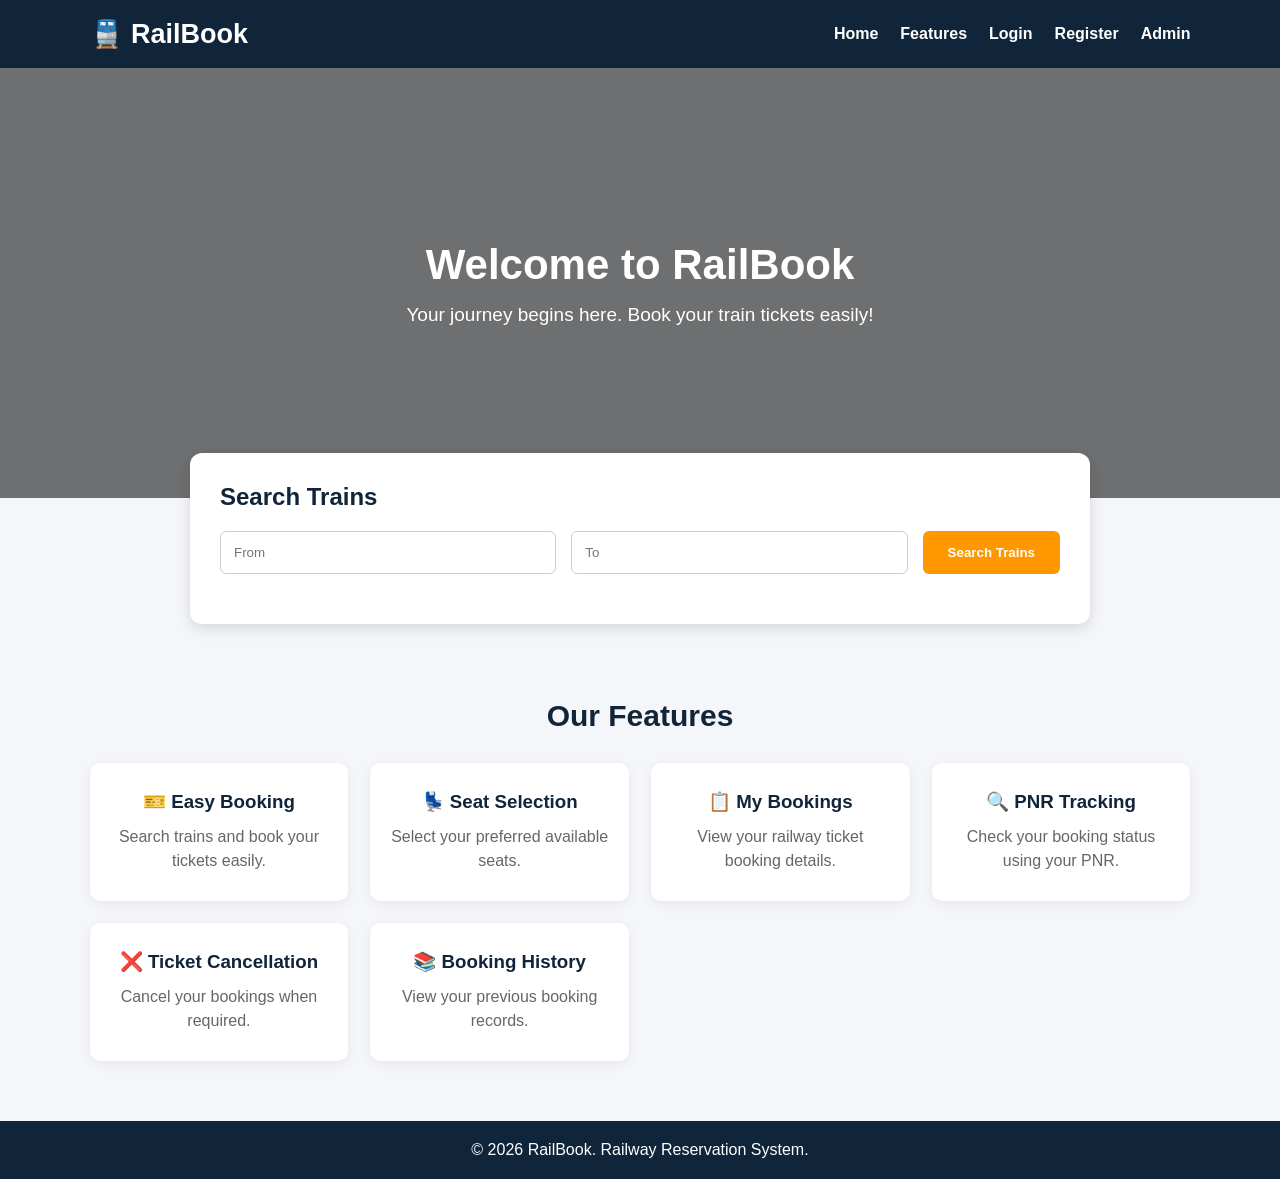
<file: src/main/resources/static/index.html>
<!DOCTYPE html>
<html lang="en">
<head>
    <meta charset="UTF-8">
    <meta name="viewport" content="width=device-width, initial-scale=1.0">
    <title>RailBook - Railway Reservation</title>

    <style>
        * {
            margin: 0;
            padding: 0;
            box-sizing: border-box;
            font-family: Arial, sans-serif;
        }

        body {
            background: #f4f6f9;
            color: #222;
        }

        header {
            background: #10243a;
            color: white;
            padding: 18px 7%;
            display: flex;
            justify-content: space-between;
            align-items: center;
            flex-wrap: wrap;
            gap: 15px;
        }

        header h1 {
            font-size: 27px;
        }

        nav {
            display: flex;
            gap: 22px;
            flex-wrap: wrap;
        }

        nav a {
            color: white;
            text-decoration: none;
            font-weight: bold;
        }

        nav a:hover {
            color: #ffc107;
        }

        .hero {
            min-height: 430px;
            background:
                linear-gradient(rgba(0,0,0,.55), rgba(0,0,0,.55)),
                url("https://images.unsplash.com/photo-1474487548417-781cb71495f3")
                center/cover no-repeat;

            display: flex;
            flex-direction: column;
            justify-content: center;
            align-items: center;
            text-align: center;
            color: white;
            padding: 30px;
        }

        .hero h2 {
            font-size: 42px;
            margin-bottom: 15px;
        }

        .hero p {
            font-size: 19px;
        }

        .search-box {
            background: white;
            width: 85%;
            max-width: 900px;
            margin: -45px auto 40px;
            padding: 30px;
            border-radius: 12px;
            box-shadow: 0 4px 15px #0002;
            position: relative;
        }

        .search-box h2 {
            margin-bottom: 20px;
            color: #10243a;
        }

        .search-fields {
            display: flex;
            gap: 15px;
            flex-wrap: wrap;
        }

        .search-fields input {
            flex: 1;
            min-width: 180px;
            padding: 13px;
            border: 1px solid #ccc;
            border-radius: 6px;
        }

        button {
            background: #ff9800;
            color: white;
            border: none;
            padding: 13px 25px;
            border-radius: 6px;
            cursor: pointer;
            font-weight: bold;
        }

        button:hover {
            background: #e68900;
        }

        .features {
            padding: 35px 7% 60px;
            text-align: center;
        }

        .features h2 {
            color: #10243a;
            margin-bottom: 30px;
            font-size: 30px;
        }

        .feature-grid {
            display: grid;
            grid-template-columns: repeat(auto-fit, minmax(220px, 1fr));
            gap: 22px;
        }

        .feature-card {
            background: white;
            padding: 28px 20px;
            border-radius: 10px;
            box-shadow: 0 3px 12px #0001;
        }

        .feature-card h3 {
            color: #10243a;
            margin-bottom: 12px;
        }

        .feature-card p {
            color: #666;
            line-height: 1.5;
        }

        #results {
            margin-top: 20px;
        }

        .train-card {
            background: #f8f9fa;
            border: 1px solid #ddd;
            border-radius: 8px;
            padding: 18px;
            margin: 15px 0;
            text-align: left;
        }

        .train-card h3 {
            color: #10243a;
            margin-bottom: 12px;
        }

        .train-card p {
            margin: 8px 0;
        }

        footer {
            background: #10243a;
            color: white;
            text-align: center;
            padding: 20px;
        }

        @media(max-width: 600px) {
            header {
                flex-direction: column;
            }

            .hero h2 {
                font-size: 30px;
            }
        }
    </style>
</head>

<body>

<header>
    <h1>🚆 RailBook</h1>

    <nav>
        <a href="/index.html">Home</a>
        <a href="#features">Features</a>
        <a href="/login.html">Login</a>
        <a href="/register.html">Register</a>
        <a href="/admin-login.html">Admin</a>
    </nav>
</header>

<section class="hero">
    <h2>Welcome to RailBook</h2>
    <p>Your journey begins here. Book your train tickets easily!</p>
</section>

<section class="search-box">

    <h2>Search Trains</h2>

    <div class="search-fields">

        <input
            type="text"
            id="source"
            placeholder="From"
        >

        <input
            type="text"
            id="destination"
            placeholder="To"
        >

        <button type="button" id="searchButton">
            Search Trains
        </button>

    </div>

    <div id="results"></div>

</section>

<section class="features" id="features">

    <h2>Our Features</h2>

    <div class="feature-grid">

        <div class="feature-card">
            <h3>🎫 Easy Booking</h3>
            <p>Search trains and book your tickets easily.</p>
        </div>

        <div class="feature-card">
            <h3>💺 Seat Selection</h3>
            <p>Select your preferred available seats.</p>
        </div>

        <div class="feature-card">
            <h3>📋 My Bookings</h3>
            <p>View your railway ticket booking details.</p>
        </div>

        <div class="feature-card">
            <h3>🔍 PNR Tracking</h3>
            <p>Check your booking status using your PNR.</p>
        </div>

        <div class="feature-card">
            <h3>❌ Ticket Cancellation</h3>
            <p>Cancel your bookings when required.</p>
        </div>

        <div class="feature-card">
            <h3>📚 Booking History</h3>
            <p>View your previous booking records.</p>
        </div>

    </div>

</section>

<footer>
    <p>© 2026 RailBook. Railway Reservation System.</p>
</footer>

<script src="./script.js"></script>

<script>
    document.getElementById("searchButton")
        .addEventListener("click", function() {
            if (typeof searchTrains === "function") {
                searchTrains();
            } else {
                document.getElementById("results").innerHTML =
                    "<p>Search script could not be loaded. Please check script.js.</p>";
            }
        });
</script>

</body>
</html>
</file>
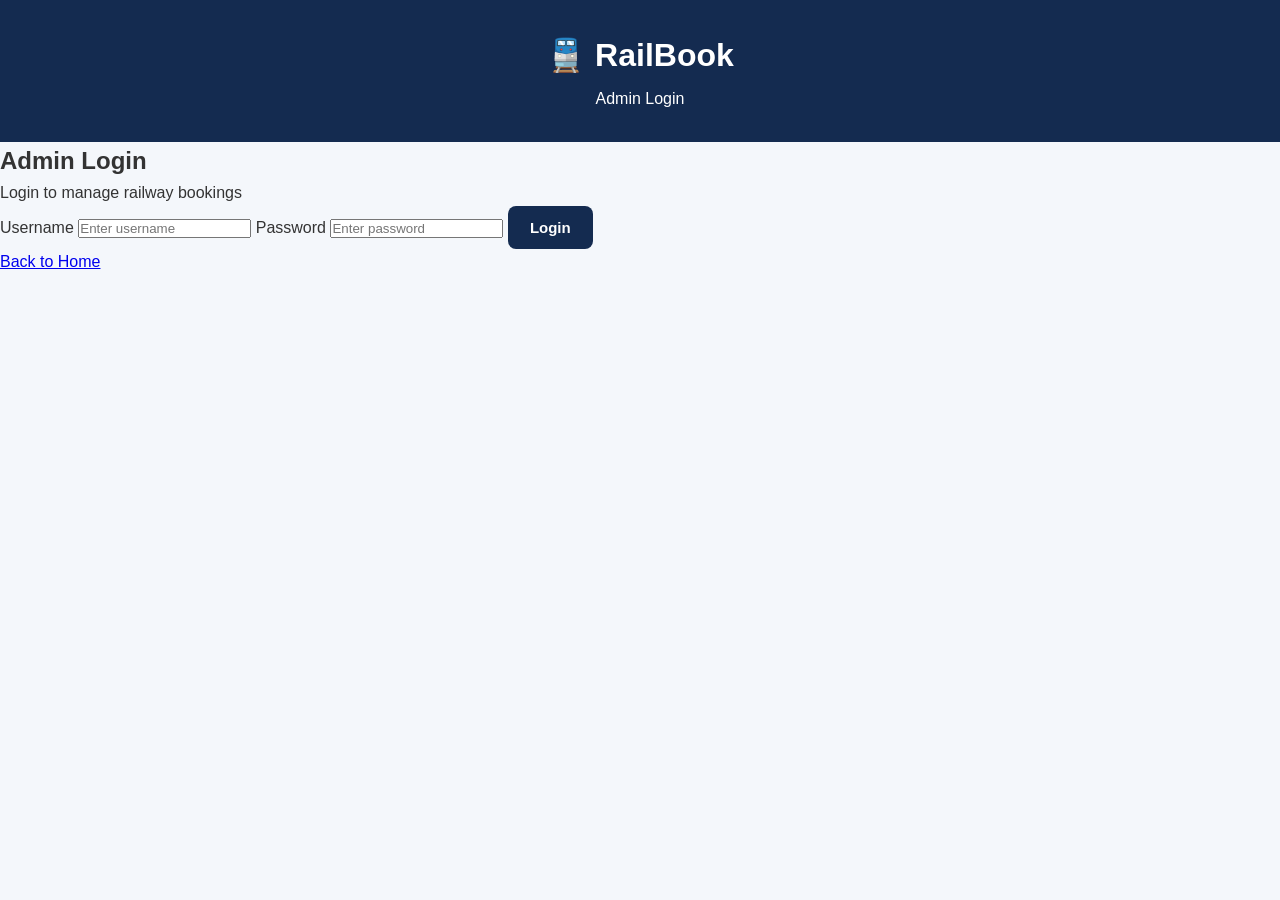
<file: src/main/resources/static/admin-login.html>
<!DOCTYPE html>
<html lang="en">
<head>
    <meta charset="UTF-8">
    <meta name="viewport" content="width=device-width, initial-scale=1.0">
    <title>RailBook - Admin Login</title>
    <link rel="stylesheet" href="style.css">
</head>

<body>

<header>
    <h1>🚆 RailBook</h1>
    <p>Admin Login</p>
</header>

<main>
    <div class="login-container">

        <h2>Admin Login</h2>
        <p>Login to manage railway bookings</p>

        <form action="/login" method="POST">

            <label for="username">Username</label>
            <input
                type="text"
                id="username"
                name="username"
                placeholder="Enter username"
                required
            >

            <label for="password">Password</label>
            <input
                type="password"
                id="password"
                name="password"
                placeholder="Enter password"
                required
            >

            <button type="submit">Login</button>

        </form>

        <p id="errorMessage" style="color:red;">
            <script>
                if (window.location.search.includes("error")) {
                    document.write("Invalid username or password!");
                }
            </script>
        </p>

        <a href="index.html">Back to Home</a>

    </div>
</main>

</body>
</html>
</file>
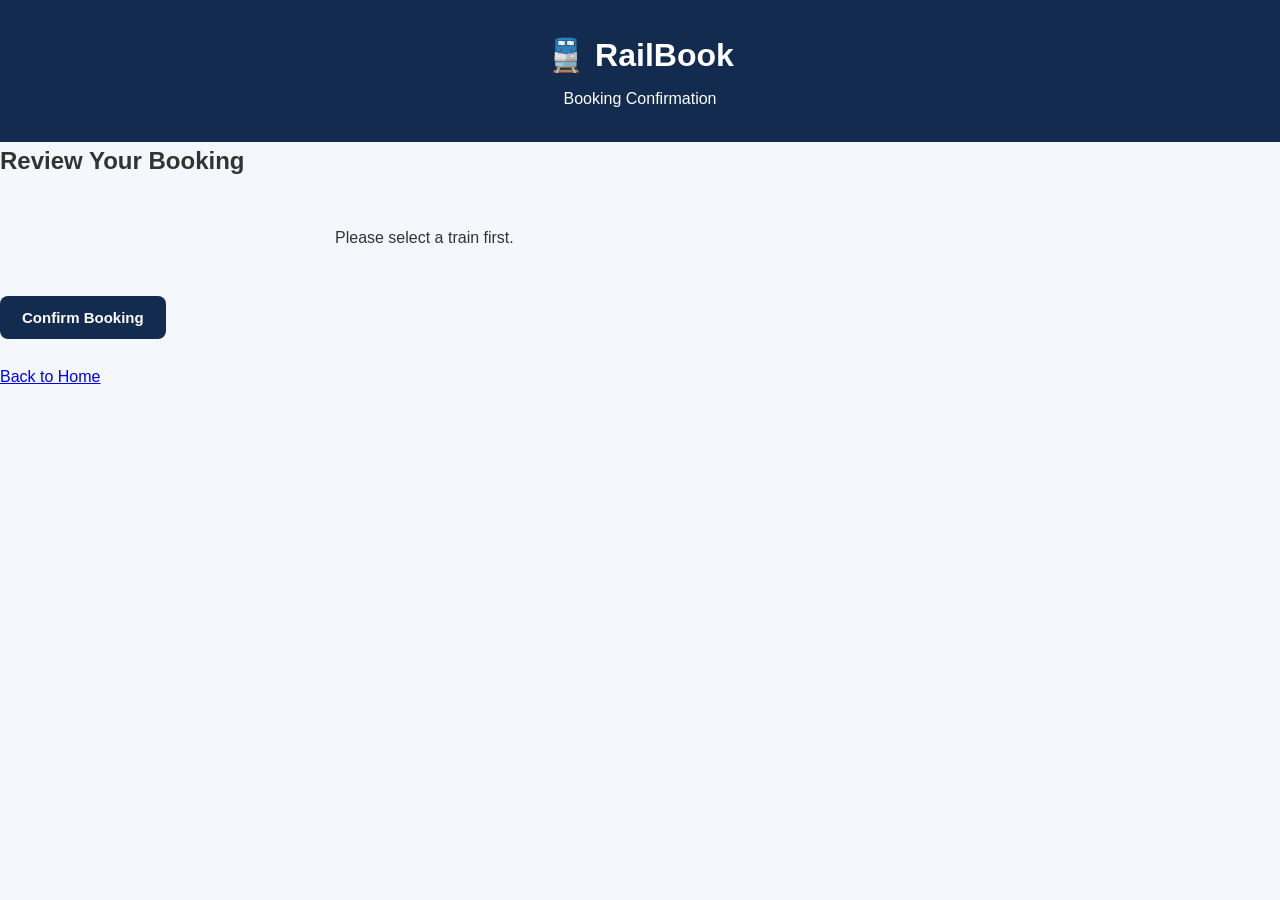
<file: src/main/resources/static/confirmation.html>
<!DOCTYPE html>
<html lang="en">
<head>
    <meta charset="UTF-8">
    <meta name="viewport" content="width=device-width, initial-scale=1.0">

    <title>RailBook - Booking Confirmation</title>

    <link rel="stylesheet" href="style.css">
</head>

<body>

<header>
    <h1>🚆 RailBook</h1>
    <p>Booking Confirmation</p>
</header>

<main>
    <h2>Review Your Booking</h2>

    <div id="bookingDetails"></div>

    <button type="button" onclick="confirmBooking()">
        Confirm Booking
    </button>

    <div id="confirmationMessage"></div>

    <br>

    <a href="index.html">Back to Home</a>
</main>

<script src="confirmation.js"></script>

</body>
</html>
</file>
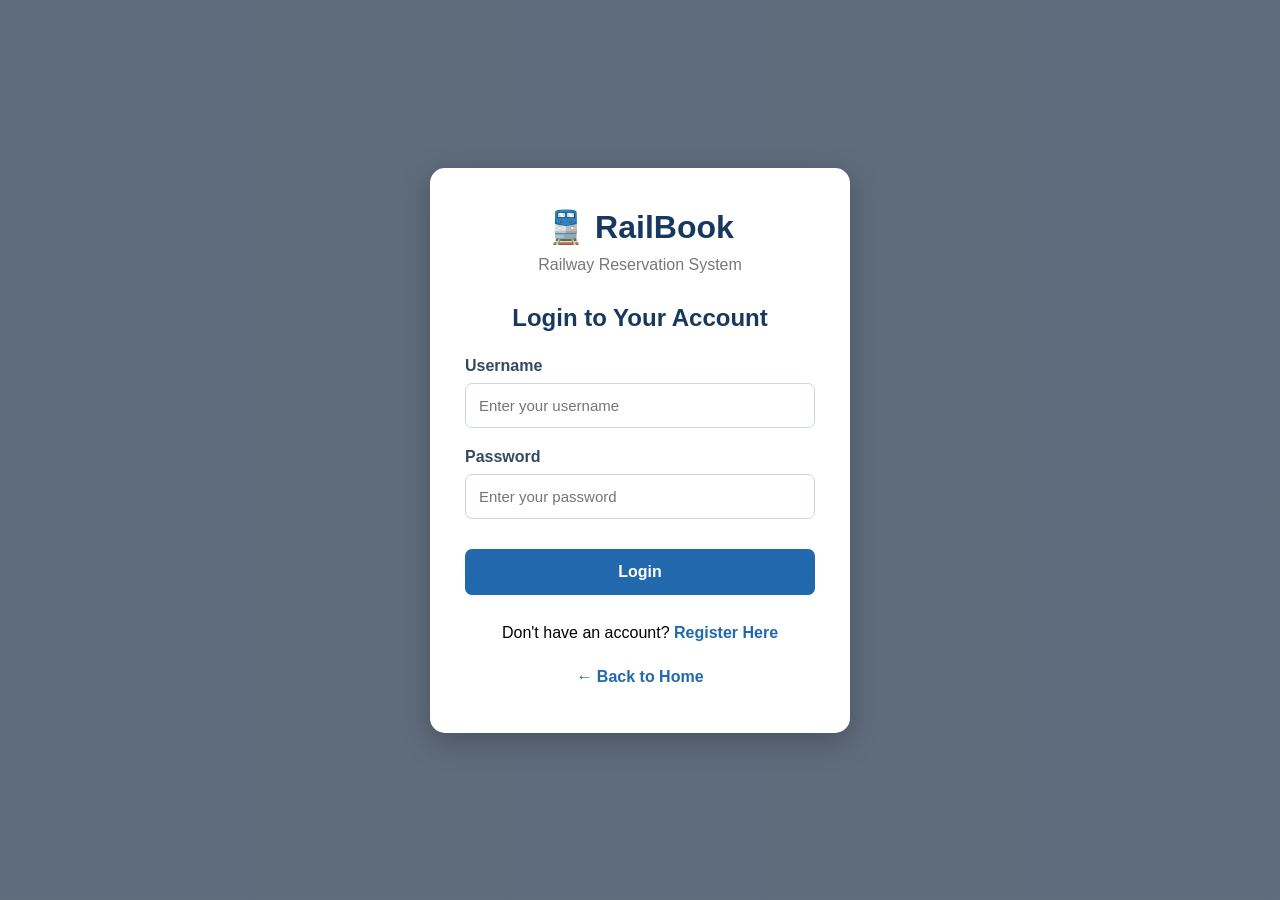
<file: src/main/resources/static/login.html>
<!DOCTYPE html>
<html lang="en">

<head>
    <meta charset="UTF-8">
    <meta name="viewport" content="width=device-width, initial-scale=1.0">

    <title>RailBook - Login</title>

    <style>
        * {
            margin: 0;
            padding: 0;
            box-sizing: border-box;
            font-family: Arial, sans-serif;
        }

        body {
            min-height: 100vh;
            background:
                linear-gradient(rgba(10, 30, 55, 0.65), rgba(10, 30, 55, 0.65)),
                url("https://images.unsplash.com/photo-1474487548417-781cb71495f3")
                center/cover no-repeat;

            display: flex;
            justify-content: center;
            align-items: center;
            padding: 20px;
        }

        .login-container {
            width: 100%;
            max-width: 420px;
            background: white;
            padding: 40px 35px;
            border-radius: 15px;
            box-shadow: 0 8px 30px rgba(0, 0, 0, 0.25);
        }

        .logo {
            text-align: center;
            color: #17395f;
            font-size: 32px;
            margin-bottom: 10px;
        }

        .subtitle {
            text-align: center;
            color: #777;
            margin-bottom: 30px;
        }

        h2 {
            text-align: center;
            color: #17395f;
            margin-bottom: 25px;
        }

        .form-group {
            margin-bottom: 20px;
        }

        label {
            display: block;
            margin-bottom: 8px;
            color: #344a63;
            font-weight: bold;
        }

        input {
            width: 100%;
            padding: 13px;
            border: 1px solid #ccd6e2;
            border-radius: 7px;
            font-size: 15px;
        }

        input:focus {
            outline: none;
            border-color: #2874c7;
        }

        button {
            width: 100%;
            padding: 14px;
            border: none;
            border-radius: 7px;
            background: #2168ad;
            color: white;
            font-size: 16px;
            font-weight: bold;
            cursor: pointer;
            margin-top: 10px;
        }

        button:hover {
            background: #174d85;
        }

        .message {
            text-align: center;
            margin-top: 18px;
            font-size: 14px;
        }

        .error {
            color: #d32f2f;
        }

        .success {
            color: #16845c;
        }

        .links {
            text-align: center;
            margin-top: 22px;
            line-height: 2;
        }

        .links a {
            color: #2168ad;
            text-decoration: none;
            font-weight: bold;
        }

        .links a:hover {
            text-decoration: underline;
        }

        .back-home {
            display: block;
            margin-top: 12px;
        }
    </style>
</head>

<body>

    <div class="login-container">

        <h1 class="logo">🚆 RailBook</h1>

        <p class="subtitle">Railway Reservation System</p>

        <h2>Login to Your Account</h2>

        <!-- LOGIN FORM -->
        <form action="/login" method="post">

            <div class="form-group">
                <label for="username">Username</label>

                <input
                    type="text"
                    id="username"
                    name="username"
                    placeholder="Enter your username"
                    autocomplete="username"
                    required>
            </div>

            <div class="form-group">
                <label for="password">Password</label>

                <input
                    type="password"
                    id="password"
                    name="password"
                    placeholder="Enter your password"
                    autocomplete="current-password"
                    required>
            </div>

            <button type="submit">Login</button>

        </form>

        <div class="message error" id="errorMessage"></div>

        <div class="message success" id="successMessage"></div>

        <div class="links">
            <p>Don't have an account?
                <a href="/register.html">Register Here</a>
            </p>

            <a class="back-home" href="/index.html">
                ← Back to Home
            </a>
        </div>

    </div>

    <script>
        const params = new URLSearchParams(window.location.search);

        if (params.get("error") === "true") {
            document.getElementById("errorMessage").textContent =
                "Invalid username or password. Please try again.";
        }

        if (params.has("logout")) {
            document.getElementById("successMessage").textContent =
                "You have logged out successfully.";
        }
    </script>

</body>
</html>
</file>
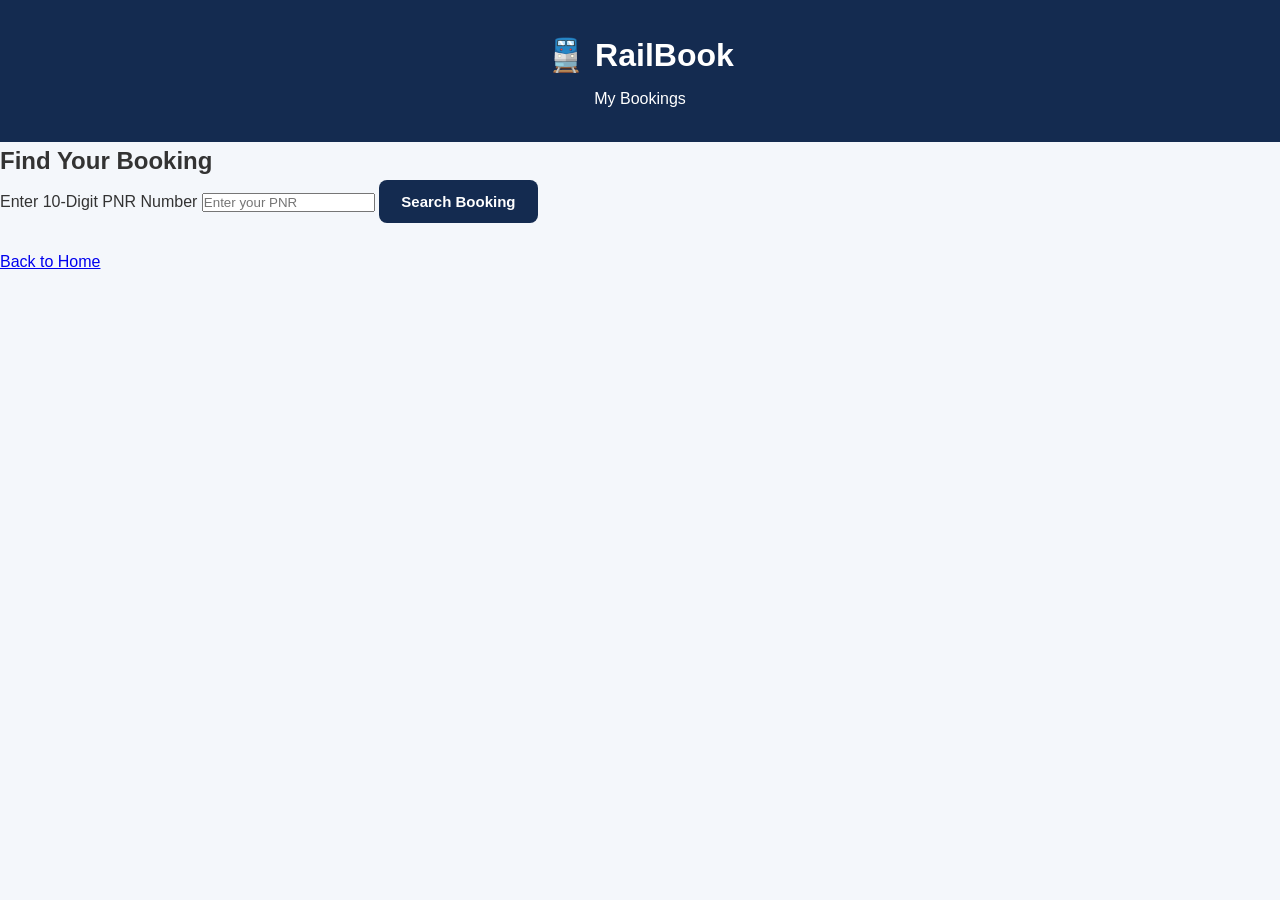
<file: src/main/resources/static/my-bookings.html>
<!DOCTYPE html>
<html lang="en">
<head>
    <meta charset="UTF-8">
    <meta name="viewport" content="width=device-width, initial-scale=1.0">

    <title>RailBook - My Bookings</title>

    <link rel="stylesheet" href="style.css">
</head>

<body>

<header>
    <h1>🚆 RailBook</h1>
    <p>My Bookings</p>
</header>

<main>

    <h2>Find Your Booking</h2>

    <div class="booking-search">

        <label for="pnrInput">Enter 10-Digit PNR Number</label>

        <input
            type="text"
            id="pnrInput"
            placeholder="Enter your PNR"
            maxlength="10"
            inputmode="numeric"
        >

        <button type="button" onclick="searchBooking()">
            Search Booking
        </button>

    </div>

    <div id="bookingMessage"></div>

    <div id="bookingResult"></div>

    <br>

    <a href="index.html">Back to Home</a>

</main>

<script src="my-bookings.js"></script>

</body>
</html>
</file>
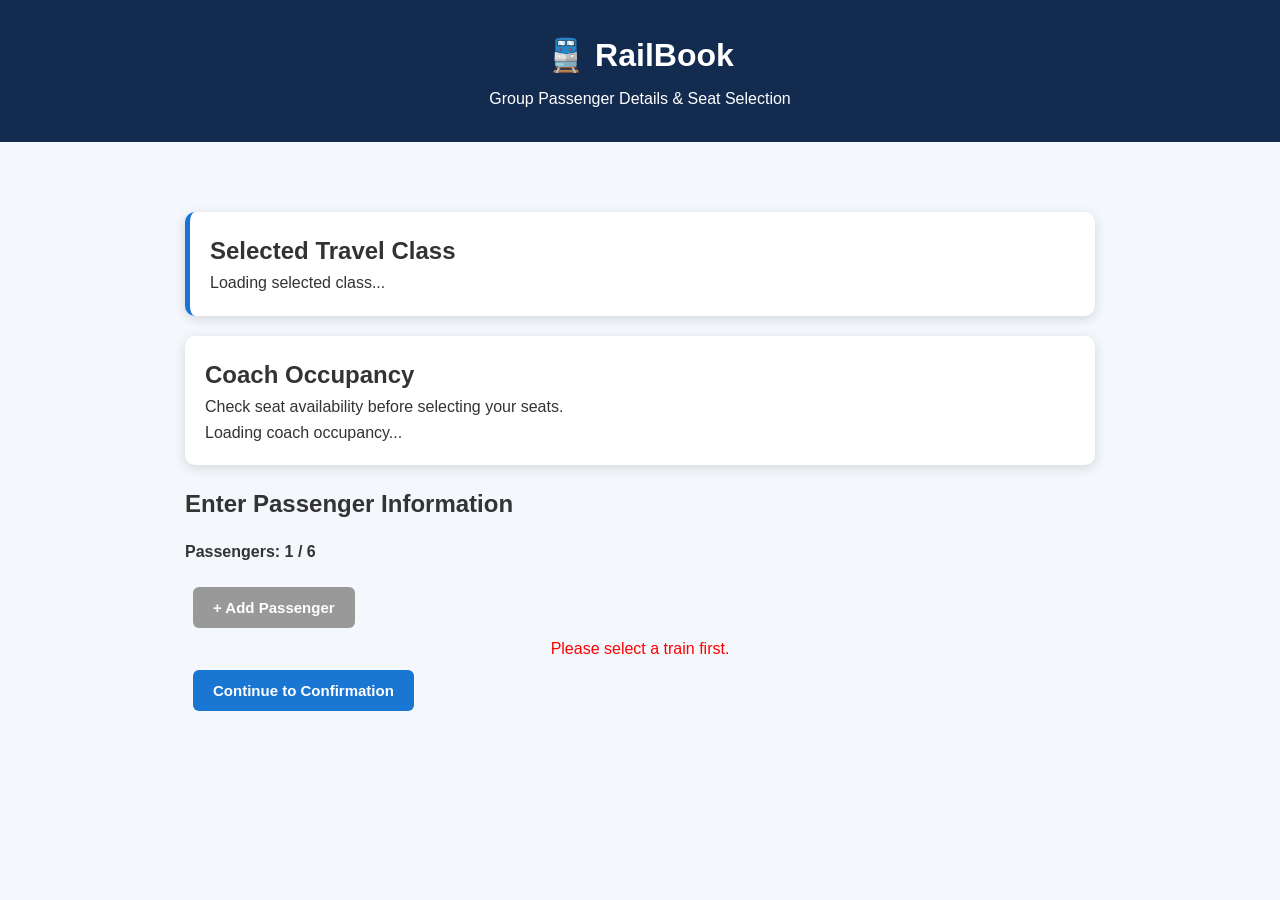
<file: src/main/resources/static/passenger.html>
<!DOCTYPE html>
<html lang="en">

<head>
    <meta charset="UTF-8">
    <meta name="viewport" content="width=device-width, initial-scale=1.0">

    <title>RailBook - Group Passenger Booking</title>
    <link rel="stylesheet" href="style.css">

    <style>
        main {
            max-width: 950px;
            margin: 30px auto;
            padding: 20px;
        }

        .passenger-card,
        .occupancy-section,
        .selected-class-section {
            background: white;
            padding: 20px;
            margin: 20px 0;
            border-radius: 10px;
            box-shadow: 0 3px 12px #0002;
        }

        .selected-class-section {
            border-left: 5px solid #1976d2;
        }

        .passenger-card input,
        .passenger-card select {
            width: 100%;
            padding: 12px;
            margin: 8px 0;
            border: 1px solid #ccc;
            border-radius: 6px;
            box-sizing: border-box;
        }

        .seat-container {
            display: grid;
            grid-template-columns: repeat(5, minmax(45px, 60px));
            gap: 10px;
            justify-content: center;
            margin: 20px auto;
            max-height: 300px;
            overflow-y: auto;
            padding: 10px;
        }

        .seat {
            padding: 12px 5px;
            border: 1px solid #aaa;
            border-radius: 8px;
            background: #e8f5e9;
            cursor: pointer;
            font-weight: bold;
        }

        .seat.selected {
            background: #1976d2;
            color: white;
        }

        .seat.unavailable {
            background: #ccc;
            color: #555;
            cursor: not-allowed;
        }

        .seat-message {
            text-align: center;
            color: red;
        }

        .action-button {
            padding: 12px 20px;
            margin: 8px;
            border: none;
            border-radius: 6px;
            background: #1976d2;
            color: white;
            cursor: pointer;
        }

        .remove-button {
            background: #d32f2f;
        }

        #passengerCount {
            font-weight: bold;
            margin: 15px 0;
        }

        /* COACH OCCUPANCY */

        .coach-card {
            padding: 15px;
            margin: 12px 0;
            border-radius: 8px;
            background: #f5f5f5;
        }

        .occupancy-bar {
            height: 14px;
            background: #ddd;
            border-radius: 10px;
            overflow: hidden;
            margin-top: 10px;
        }

        .occupancy-fill {
            height: 100%;
            background: #4caf50;
            border-radius: 10px;
        }

        .occupancy-details {
            display: flex;
            justify-content: space-between;
            gap: 10px;
            flex-wrap: wrap;
            font-size: 14px;
        }
    </style>
</head>

<body>

<header>
    <h1>🚆 RailBook</h1>
    <p>Group Passenger Details & Seat Selection</p>
</header>

<main>

    <!-- SELECTED TRAVEL CLASS -->

    <section class="selected-class-section">

        <h2>Selected Travel Class</h2>

        <div id="selectedClassDetails">
            <p>Loading selected class...</p>
        </div>

    </section>

    <!-- COACH OCCUPANCY -->

    <section class="occupancy-section">

        <h2>Coach Occupancy</h2>

        <p>Check seat availability before selecting your seats.</p>

        <div id="coachOccupancy">
            <p>Loading coach occupancy...</p>
        </div>

    </section>

    <!-- PASSENGER BOOKING -->

    <h2>Enter Passenger Information</h2>

    <p id="passengerCount">Passengers: 1 / 6</p>

    <form id="passengerForm">

        <div id="passengerContainer"></div>

        <button type="button" id="addPassenger" class="action-button">
            + Add Passenger
        </button>

        <p id="formMessage" class="seat-message"></p>

        <button type="submit" class="action-button">
            Continue to Confirmation
        </button>

    </form>

</main>

<script src="passenger.js"></script>

</body>
</html>
</file>
<file: src/main/resources/static/style.css>
/* =================================
   RAILBOOK - GLOBAL STYLES
================================= */

* {
    margin: 0;
    padding: 0;
    box-sizing: border-box;
}

body {
    font-family: Arial, Helvetica, sans-serif;
    background: #f4f7fb;
    color: #333;
    line-height: 1.6;
}

/* =================================
   NAVIGATION BAR
================================= */

.navbar {
    background: #142b50;
    color: white;
    padding: 18px 35px;
    display: flex;
    justify-content: space-between;
    align-items: center;
    flex-wrap: wrap;
    gap: 15px;
}

.navbar h2 {
    margin: 0;
    font-size: 25px;
}

.nav-links {
    display: flex;
    gap: 25px;
    flex-wrap: wrap;
}

.nav-links a {
    color: white;
    text-decoration: none;
    font-weight: bold;
}

.nav-links a:hover {
    color: #ffd166;
}

/* =================================
   COMMON HEADER
================================= */

header {
    background: #142b50;
    color: white;
    text-align: center;
    padding: 30px 20px;
}

header h1 {
    font-size: 32px;
}

header p {
    margin-top: 5px;
}

/* =================================
   HOME PAGE
================================= */

.hero-section {
    background: linear-gradient(120deg, #142b50, #286090);
    color: white;
    text-align: center;
    padding: 65px 20px;
}

.hero-content h1 {
    font-size: 38px;
    margin-bottom: 15px;
}

.hero-content p {
    font-size: 17px;
    line-height: 1.6;
}

.home-container {
    max-width: 850px;
    margin: 40px auto;
    padding: 20px;
}

.search-card {
    background: white;
    padding: 35px;
    border-radius: 15px;
    box-shadow: 0 4px 18px rgba(0,0,0,0.1);
}

.search-card h2 {
    color: #142b50;
    font-size: 27px;
}

.search-card > p {
    margin-top: 8px;
    color: #666;
}

.search-form {
    display: grid;
    grid-template-columns: 1fr 1fr;
    gap: 20px;
    margin: 25px 0;
}

.form-group {
    display: flex;
    flex-direction: column;
    gap: 10px;
}

.form-group label {
    font-weight: bold;
    color: #333;
}

.form-group input,
.form-group select {
    width: 100%;
    padding: 14px;
    border: 1px solid #ccc;
    border-radius: 8px;
    font-size: 15px;
}

.form-group input:focus,
.form-group select:focus {
    outline: none;
    border-color: #286090;
}

/* =================================
   BUTTONS
================================= */

button {
    background: #142b50;
    color: white;
    padding: 13px 22px;
    border: none;
    border-radius: 8px;
    cursor: pointer;
    font-size: 15px;
    font-weight: bold;
}

button:hover {
    background: #286090;
}

button:disabled {
    background: #999;
    cursor: not-allowed;
}

.search-button {
    background: #142b50;
    color: white;
    padding: 14px 28px;
    border: none;
    border-radius: 8px;
    cursor: pointer;
    font-size: 16px;
}

.search-button:hover {
    background: #286090;
}

/* =================================
   FEATURES SECTION
================================= */

.features-section {
    text-align: center;
    padding: 40px 20px;
}

.features-section h2 {
    color: #142b50;
}

.features-container {
    display: grid;
    grid-template-columns: repeat(3, 1fr);
    gap: 20px;
    max-width: 1050px;
    margin: 30px auto;
}

.feature-card {
    background: white;
    padding: 25px;
    border-radius: 12px;
    box-shadow: 0 3px 12px rgba(0,0,0,0.08);
}

.feature-card h3 {
    color: #142b50;
    margin-bottom: 10px;
}

/* =================================
   PASSENGER DETAILS PAGE
================================= */

.passenger-container {
    max-width: 600px;
    margin: 45px auto;
    padding: 20px;
}

.passenger-card {
    background: white;
    padding: 35px;
    border-radius: 15px;
    box-shadow: 0 4px 18px rgba(0,0,0,0.1);
}

.passenger-card h1 {
    color: #142b50;
    text-align: center;
    margin-bottom: 10px;
}

.passenger-card > p {
    text-align: center;
    color: #666;
    margin-bottom: 30px;
}

.passenger-card form {
    display: flex;
    flex-direction: column;
    gap: 18px;
}

.passenger-card .form-group input,
.passenger-card .form-group select {
    width: 100%;
    padding: 13px;
    border: 1px solid #ccc;
    border-radius: 8px;
    font-size: 15px;
}

.passenger-card .search-button {
    width: 100%;
    margin-top: 10px;
}

/* =================================
   BOOKING HISTORY PAGE
================================= */

.history-container {
    max-width: 1000px;
    margin: 40px auto;
    padding: 20px;
}

.history-container h1 {
    color: #142b50;
    margin-bottom: 10px;
}

.booking-list {
    display: grid;
    grid-template-columns: repeat(auto-fit, minmax(260px, 1fr));
    gap: 20px;
    margin-top: 25px;
}

.history-card {
    background: white;
    padding: 22px;
    border-radius: 12px;
    border: 1px solid #ddd;
    box-shadow: 0 3px 12px rgba(0,0,0,0.08);
}

.history-card h3 {
    color: #142b50;
    margin-bottom: 15px;
    overflow-wrap: anywhere;
}

.history-card p {
    margin: 12px 0;
    overflow-wrap: anywhere;
}

.status {
    font-weight: bold;
    padding: 5px 10px;
    border-radius: 5px;
}

.status.confirmed {
    color: #146c43;
    background: #d1e7dd;
}

.status.cancelled {
    color: #b02a37;
    background: #f8d7da;
}

/* =================================
   MY BOOKINGS PAGE
================================= */

.booking-container {
    max-width: 650px;
    margin: 45px auto;
    padding: 30px;
    background: white;
    border-radius: 15px;
    box-shadow: 0 4px 18px rgba(0,0,0,0.1);
}

.booking-container h1,
.booking-container h2 {
    color: #142b50;
    margin-bottom: 15px;
}

.search-box {
    display: flex;
    gap: 10px;
    margin: 20px 0;
}

.search-box input {
    flex: 1;
    min-width: 0;
    padding: 13px;
    border: 1px solid #ccc;
    border-radius: 8px;
    font-size: 15px;
}

#bookingDetails {
    margin-top: 25px;
    padding: 20px;
    background: #f4f7fb;
    border-radius: 10px;
}

#bookingDetails p {
    margin: 12px 0;
    overflow-wrap: anywhere;
}

/* =================================
   BOOKING CONFIRMATION PAGE
================================= */

.confirmation-container {
    max-width: 650px;
    margin: 45px auto;
    padding: 30px;
    background: white;
    border-radius: 15px;
    box-shadow: 0 4px 18px rgba(0,0,0,0.1);
}

.confirmation-container h1 {
    color: #146c43;
    text-align: center;
    margin-bottom: 20px;
}

.confirmation-container p {
    margin: 12px 0;
}

/* =================================
   FOOTER
================================= */

.footer {
    background: #142b50;
    color: white;
    text-align: center;
    padding: 20px;
    margin-top: 40px;
}

/* =================================
   MESSAGE STYLES
================================= */

#message {
    margin-top: 15px;
    font-weight: bold;
}

/* =================================
   RESPONSIVE DESIGN
================================= */

@media (max-width: 650px) {

    .navbar {
        padding: 15px 20px;
        flex-direction: column;
    }

    .nav-links {
        justify-content: center;
        gap: 15px;
    }

    .search-form {
        grid-template-columns: 1fr;
    }

    .features-container {
        grid-template-columns: 1fr;
    }

    .hero-content h1 {
        font-size: 28px;
    }

    .search-card {
        padding: 20px;
    }

    .passenger-card {
        padding: 22px;
    }

    .booking-container,
    .confirmation-container {
        margin: 20px;
        padding: 20px;
    }

    .search-box {
        flex-direction: column;
    }

    .history-container {
        padding: 15px;
    }
}

/* Booking Confirmation Ticket */

.confirmation-container {
    max-width: 700px;
    margin: 40px auto;
    padding: 20px;
}

.success-heading {
    text-align: center;
    margin-bottom: 25px;
}

.success-heading h1 {
    color: #198754;
    margin-bottom: 10px;
}

.ticket-card {
    background: white;
    border: 2px dashed #286090;
    border-radius: 15px;
    overflow: hidden;
    box-shadow: 0 4px 18px rgba(0,0,0,0.1);
}

.ticket-header {
    background: #142b50;
    color: white;
    text-align: center;
    padding: 25px;
}

.ticket-header p {
    margin-top: 5px;
}

.ticket-pnr {
    text-align: center;
    padding: 25px;
    background: #eaf2fb;
}

.ticket-pnr h1 {
    color: #142b50;
    letter-spacing: 3px;
    margin-top: 8px;
    overflow-wrap: anywhere;
}

.ticket-details {
    padding: 25px;
}

.ticket-details h3 {
    color: #142b50;
    margin: 20px 0 12px;
    border-bottom: 1px solid #ddd;
    padding-bottom: 8px;
}

.ticket-details p {
    margin: 12px 0;
    overflow-wrap: anywhere;
}

.ticket-footer {
    background: #f4f7fb;
    text-align: center;
    padding: 20px;
}

.ticket-actions {
    display: flex;
    justify-content: center;
    gap: 15px;
    margin-top: 25px;
    flex-wrap: wrap;
}

@media print {
    .navbar,
    .footer,
    .ticket-actions {
        display: none;
    }

    body {
        background: white;
    }

    .confirmation-container {
        margin: 0 auto;
    }

    .ticket-card {
        box-shadow: none;
    }
}

/* My Bookings Page */

.page-heading {
    text-align: center;
    margin-bottom: 30px;
}

.page-heading h1 {
    color: #142b50;
    margin-bottom: 10px;
}

.page-heading p {
    color: #666;
}

.search-box {
    max-width: 650px;
    margin: 0 auto 30px;
    padding: 30px;
    background: white;
    border-radius: 12px;
    box-shadow: 0 4px 15px rgba(0,0,0,0.08);
}

.search-box h2 {
    color: #142b50;
    margin-bottom: 10px;
}

.search-box p {
    color: #666;
    margin-bottom: 20px;
}

.search-form {
    display: flex;
    gap: 10px;
    flex-wrap: wrap;
}

.search-form input {
    flex: 1;
    min-width: 180px;
    padding: 13px;
    border: 1px solid #ccc;
    border-radius: 6px;
}

.search-form button {
    padding: 13px 22px;
    background: #142b50;
    color: white;
    border: none;
    border-radius: 6px;
    cursor: pointer;
}

.search-form button:hover {
    background: #234778;
}

#bookingDetails {
    max-width: 650px;
    margin: 0 auto;
}

#bookingDetails .booking-card {
    background: white;
    padding: 25px;
    border-radius: 12px;
    box-shadow: 0 4px 15px rgba(0,0,0,0.08);
}

#bookingDetails h2 {
    color: #142b50;
    margin-bottom: 20px;
}

#bookingDetails p {
    margin: 13px 0;
    overflow-wrap: anywhere;
}

#bookingDetails button {
    margin-top: 20px;
    background: #dc3545;
    color: white;
    padding: 12px 22px;
    border: none;
    border-radius: 6px;
    cursor: pointer;
}

#bookingDetails button:hover {
    background: #b02a37;
}

/* Final Responsive Design */

html {
    scroll-behavior: smooth;
}

body {
    margin: 0;
    min-height: 100vh;
}

.navbar {
    display: flex;
    justify-content: space-between;
    align-items: center;
    flex-wrap: wrap;
    gap: 15px;
    padding: 15px 5%;
}

.nav-links {
    display: flex;
    gap: 20px;
    flex-wrap: wrap;
}

.nav-links a {
    text-decoration: none;
    font-weight: 600;
}

button {
    transition: 0.3s ease;
}

input, select {
    max-width: 100%;
    box-sizing: border-box;
}

@media (max-width: 600px) {
    .navbar {
        flex-direction: column;
        text-align: center;
    }

    .nav-links {
        justify-content: center;
        gap: 12px;
    }

    main {
        width: 90%;
        margin: 25px auto;
        box-sizing: border-box;
    }

    .search-form {
        flex-direction: column;
    }

    .search-form button {
        width: 100%;
    }

    .ticket-actions {
        flex-direction: column;
    }

    .ticket-actions button {
        width: 100%;
    }
}

/* My Bookings Ticket Details */

#bookingDetails {
    max-width: 650px;
    margin: 25px auto;
}

#bookingDetails .booking-card {
    background: white;
    padding: 30px;
    border-radius: 12px;
    box-shadow: 0 4px 15px rgba(0, 0, 0, 0.08);
    border-top: 5px solid #142b50;
}

#bookingDetails h2 {
    color: #142b50;
    margin-bottom: 20px;
}

#bookingDetails p {
    margin: 15px 0;
    overflow-wrap: anywhere;
}

#bookingDetails button {
    margin-top: 20px;
    padding: 12px 25px;
    background: #dc3545;
    color: white;
    border: none;
    border-radius: 6px;
    cursor: pointer;
}

#bookingDetails button:hover {
    background: #b02a37;
}

#bookingDetails button:disabled {
    background: #777;
    cursor: not-allowed;
}

#message {
    margin-top: 15px;
}

/* Train Availability Cards */

.train-card {
    background: white;
    padding: 25px;
    margin: 20px 0;
    border-radius: 12px;
    box-shadow: 0 4px 15px rgba(0,0,0,0.08);
    border-left: 5px solid #142b50;
}

.train-card h3 {
    color: #142b50;
    margin-bottom: 15px;
}

.train-route {
    display: flex;
    align-items: center;
    gap: 15px;
    margin: 18px 0;
    color: #142b50;
}

.availability {
    font-weight: bold;
    margin: 15px 0;
}

.available {
    color: green;
}

.sold-out {
    color: red;
}

.train-card button:disabled {
    background: #888;
    cursor: not-allowed;
}

/* Admin Dashboard */

.admin-container {
    max-width: 1100px;
    margin: 40px auto;
    padding: 20px;
}

.admin-stats {
    display: grid;
    grid-template-columns: repeat(auto-fit, minmax(180px, 1fr));
    gap: 20px;
    margin: 30px 0;
}

.stat-card {
    background: white;
    padding: 25px;
    border-radius: 12px;
    text-align: center;
    box-shadow: 0 4px 15px rgba(0,0,0,0.08);
}

.stat-card h3 {
    color: #666;
    font-size: 16px;
}

.stat-card h2 {
    color: #142b50;
    font-size: 30px;
    margin-top: 12px;
}

.admin-section {
    margin-top: 35px;
}

.admin-section h2 {
    color: #142b50;
    margin-bottom: 20px;
}

.admin-card {
    background: white;
    padding: 22px;
    margin-bottom: 18px;
    border-radius: 10px;
    border-left: 5px solid #142b50;
    box-shadow: 0 3px 12px rgba(0,0,0,0.07);
}

.admin-card h3 {
    color: #142b50;
    margin-bottom: 12px;
}

.admin-card p {
    margin: 10px 0;
    overflow-wrap: anywhere;
}

/* Admin Refresh Button */

.refresh-btn {
    background: #142b50;
    color: white;
    border: none;
    padding: 12px 24px;
    border-radius: 7px;
    cursor: pointer;
    margin-top: 15px;
}

.refresh-btn:hover {
    background: #234778;
}

/* Admin Login */

.admin-login-container {
    max-width: 420px;
    margin: 70px auto;
    padding: 20px;
}

.admin-login-card {
    background: white;
    padding: 35px;
    border-radius: 12px;
    box-shadow: 0 4px 18px rgba(0,0,0,0.1);
}

.admin-login-card h1 {
    text-align: center;
    color: #142b50;
    margin-bottom: 10px;
}

.admin-login-card > p {
    text-align: center;
    color: #666;
    margin-bottom: 25px;
}

.admin-login-card label {
    display: block;
    margin: 15px 0 8px;
    font-weight: bold;
}

.admin-login-card input {
    width: 100%;
    padding: 13px;
    border: 1px solid #ccc;
    border-radius: 6px;
}

.admin-login-card button {
    width: 100%;
    margin-top: 22px;
    padding: 13px;
    background: #142b50;
    color: white;
    border: none;
    border-radius: 6px;
    cursor: pointer;
}
.delete-btn {
    background-color: #dc3545;
    color: white;
    border: none;
    padding: 10px 18px;
    border-radius: 6px;
    cursor: pointer;
    margin-top: 12px;
}

.delete-btn:hover {
    background-color: #b02a37;
}
.edit-btn {
    background-color: #2563eb;
    color: white;
    border: none;
    padding: 10px 18px;
    border-radius: 6px;
    cursor: pointer;
    margin: 12px 8px 0 0;
}

.edit-btn:hover {
    background-color: #1d4ed8;
}
.train-search {
    display: flex;
    gap: 10px;
    flex-wrap: wrap;
    margin: 20px 0;
}

.train-search input {
    flex: 1;
    min-width: 200px;
    padding: 12px;
    border: 1px solid #ccc;
    border-radius: 6px;
}

.train-search button {
    padding: 12px 18px;
    border: none;
    border-radius: 6px;
    background-color: #2563eb;
    color: white;
    cursor: pointer;
}

.train-search button:hover {
    background-color: #1d4ed8;
}

/* ================================
   ADMIN DASHBOARD DESIGN
================================ */

.dashboard-stats {
    display: grid;
    grid-template-columns: repeat(auto-fit, minmax(200px, 1fr));
    gap: 20px;
    margin: 25px 0;
}

.stat-card {
    background: white;
    padding: 25px;
    border-radius: 12px;
    box-shadow: 0 4px 12px rgba(0, 0, 0, 0.08);
    border-left: 5px solid #2563eb;
    text-align: center;
}

.stat-card h3 {
    color: #555;
    font-size: 16px;
    margin-bottom: 12px;
}

.stat-card p {
    color: #1d4ed8;
    font-size: 30px;
    font-weight: bold;
    margin: 0;
}

.admin-section {
    background: white;
    padding: 25px;
    margin: 25px 0;
    border-radius: 12px;
    box-shadow: 0 4px 12px rgba(0, 0, 0, 0.07);
}

.admin-section h2 {
    color: #1e3a8a;
    margin-bottom: 20px;
    border-bottom: 2px solid #e5e7eb;
    padding-bottom: 12px;
}

#addTrainForm {
    display: grid;
    grid-template-columns: repeat(2, minmax(0, 1fr));
    gap: 15px;
}

#addTrainForm input {
    width: 100%;
    padding: 13px;
    border: 1px solid #d1d5db;
    border-radius: 7px;
    box-sizing: border-box;
}

#addTrainForm button {
    grid-column: 1 / -1;
    background: #2563eb;
    color: white;
    border: none;
    padding: 13px;
    border-radius: 7px;
    cursor: pointer;
    font-weight: bold;
}

#addTrainForm button:hover {
    background: #1d4ed8;
}

.train-search {
    display: flex;
    gap: 10px;
    flex-wrap: wrap;
    margin: 20px 0;
}

.train-search input,
.train-search select {
    flex: 1;
    min-width: 200px;
    padding: 12px;
    border: 1px solid #d1d5db;
    border-radius: 7px;
}

.train-search button {
    padding: 12px 18px;
    background: #2563eb;
    color: white;
    border: none;
    border-radius: 7px;
    cursor: pointer;
}

.train-search button:hover {
    background: #1d4ed8;
}

.train-card,
.booking-card {
    background: #f8fafc;
    border: 1px solid #e2e8f0;
    padding: 20px;
    margin: 15px 0;
    border-radius: 10px;
}

.train-card h3,
.booking-card h3 {
    color: #1e3a8a;
    margin-bottom: 12px;
}

.train-card p,
.booking-card p {
    margin: 8px 0;
    color: #374151;
}

.edit-btn,
.delete-btn {
    padding: 10px 16px;
    border: none;
    border-radius: 6px;
    color: white;
    cursor: pointer;
    margin: 12px 8px 0 0;
}

.edit-btn {
    background: #2563eb;
}

.edit-btn:hover {
    background: #1d4ed8;
}

.delete-btn {
    background: #dc2626;
}

.delete-btn:hover {
    background: #b91c1c;
}

#addTrainMessage,
#adminMessage {
    margin-top: 12px;
    font-weight: bold;
}

@media (max-width: 600px) {
    #addTrainForm {
        grid-template-columns: 1fr;
    }

    #addTrainForm button {
        grid-column: 1;
    }

    .admin-section {
        padding: 15px;
    }
}
.confirmed-status {
    color: #15803d;
    background: #dcfce7;
    padding: 5px 10px;
    border-radius: 5px;
    font-weight: bold;
}

.cancelled-status {
    color: #b91c1c;
    background: #fee2e2;
    padding: 5px 10px;
    border-radius: 5px;
    font-weight: bold;
}

.booking-card hr {
    border: none;
    border-top: 1px solid #ddd;
    margin: 15px 0;
}
.confirmed-status {
    color: #15803d;
    background: #dcfce7;
    padding: 5px 10px;
    border-radius: 5px;
    font-weight: bold;
}

.cancelled-status {
    color: #b91c1c;
    background: #fee2e2;
    padding: 5px 10px;
    border-radius: 5px;
    font-weight: bold;
}

.booking-card hr {
    border: none;
    border-top: 1px solid #ddd;
    margin: 15px 0;
}

.dashboard-heading {
    display: flex;
    justify-content: space-between;
    align-items: center;
    flex-wrap: wrap;
    gap: 12px;
}

#trainAvailabilityReport {
    display: grid;
    grid-template-columns: repeat(auto-fit, minmax(250px, 1fr));
    gap: 15px;
}

#trainAvailabilityReport progress {
    width: 100%;
    height: 15px;
}

.confirmed-status {
    color: green;
    font-weight: bold;
}

.cancelled-status {
    color: red;
    font-weight: bold;
}
.form-group {
    display: flex;
    flex-direction: column;
    margin-bottom: 15px;
    width: 100%;
}

.form-group label {
    display: block;
    margin-bottom: 8px;
}

.form-group input {
    display: block;
    width: 100%;
    box-sizing: border-box;
}

/* Admin form layout */

.form-group {
    display: flex;
    flex-direction: column;
    width: 100%;
    margin-bottom: 15px;
}

.form-group label {
    display: block;
    margin-bottom: 8px;
    font-weight: bold;
}

.form-group input,
.form-group select {
    display: block;
    width: 100%;
    padding: 12px;
    box-sizing: border-box;
    border: 1px solid #ccc;
    border-radius: 6px;
    font-size: 16px;
}

.dashboard-stats {
    display: grid;
    grid-template-columns: repeat(auto-fit, minmax(150px, 1fr));
    gap: 15px;
    margin: 20px 0;
}

.stat-card {
    padding: 15px;
    border: 1px solid #ddd;
    border-radius: 8px;
    text-align: center;
}

.stat-card p {
    font-size: 24px;
    font-weight: bold;
}

/* Train Schedule Display */

.train-card {
    background: white;
    border: 1px solid #ddd;
    border-radius: 12px;
    padding: 20px;
    margin: 20px 0;
    box-shadow: 0 3px 10px rgba(0, 0, 0, 0.08);
}

.train-card h3 {
    color: #174a7e;
    margin-bottom: 15px;
}

.train-route {
    display: flex;
    align-items: center;
    justify-content: space-between;
    gap: 15px;
    margin: 15px 0;
}

.train-route span {
    font-size: 22px;
    color: #174a7e;
}

.train-schedule {
    display: flex;
    flex-wrap: wrap;
    gap: 20px;
    padding: 12px;
    background: #f0f5fa;
    border-radius: 8px;
    margin: 15px 0;
}

.train-schedule p {
    margin: 5px 0;
}

.availability {
    font-weight: bold;
}

.available {
    color: green;
}

.sold-out {
    color: red;
}
.occupancy-section {
    background: white;
    padding: 20px;
    margin: 20px 0;
    border-radius: 10px;
    box-shadow: 0 3px 12px #0002;
}

.coach-card {
    padding: 12px;
    margin: 10px 0;
    border-radius: 8px;
    background: #f5f5f5;
}

.occupancy-bar {
    height: 12px;
    background: #ddd;
    border-radius: 10px;
    overflow: hidden;
    margin-top: 8px;
}

.occupancy-fill {
    height: 100%;
    background: #4caf50;
}

.class-container {
    display: grid;
    grid-template-columns: repeat(auto-fit, minmax(150px, 1fr));
    gap: 15px;
    margin-top: 15px;
}

.class-card {
    border: 1px solid #ccc;
    border-radius: 10px;
    padding: 15px;
    background: #f8f9fa;
}

.class-card h4 {
    margin-top: 0;
}

.class-card p {
    margin: 8px 0;
}

.class-card button {
    width: 100%;
    padding: 10px;
    cursor: pointer;
    border: none;
    border-radius: 5px;
    background: #176b45;
    color: white;
}

.class-card button:disabled {
    background: #999;
    cursor: not-allowed;
}
</file>
